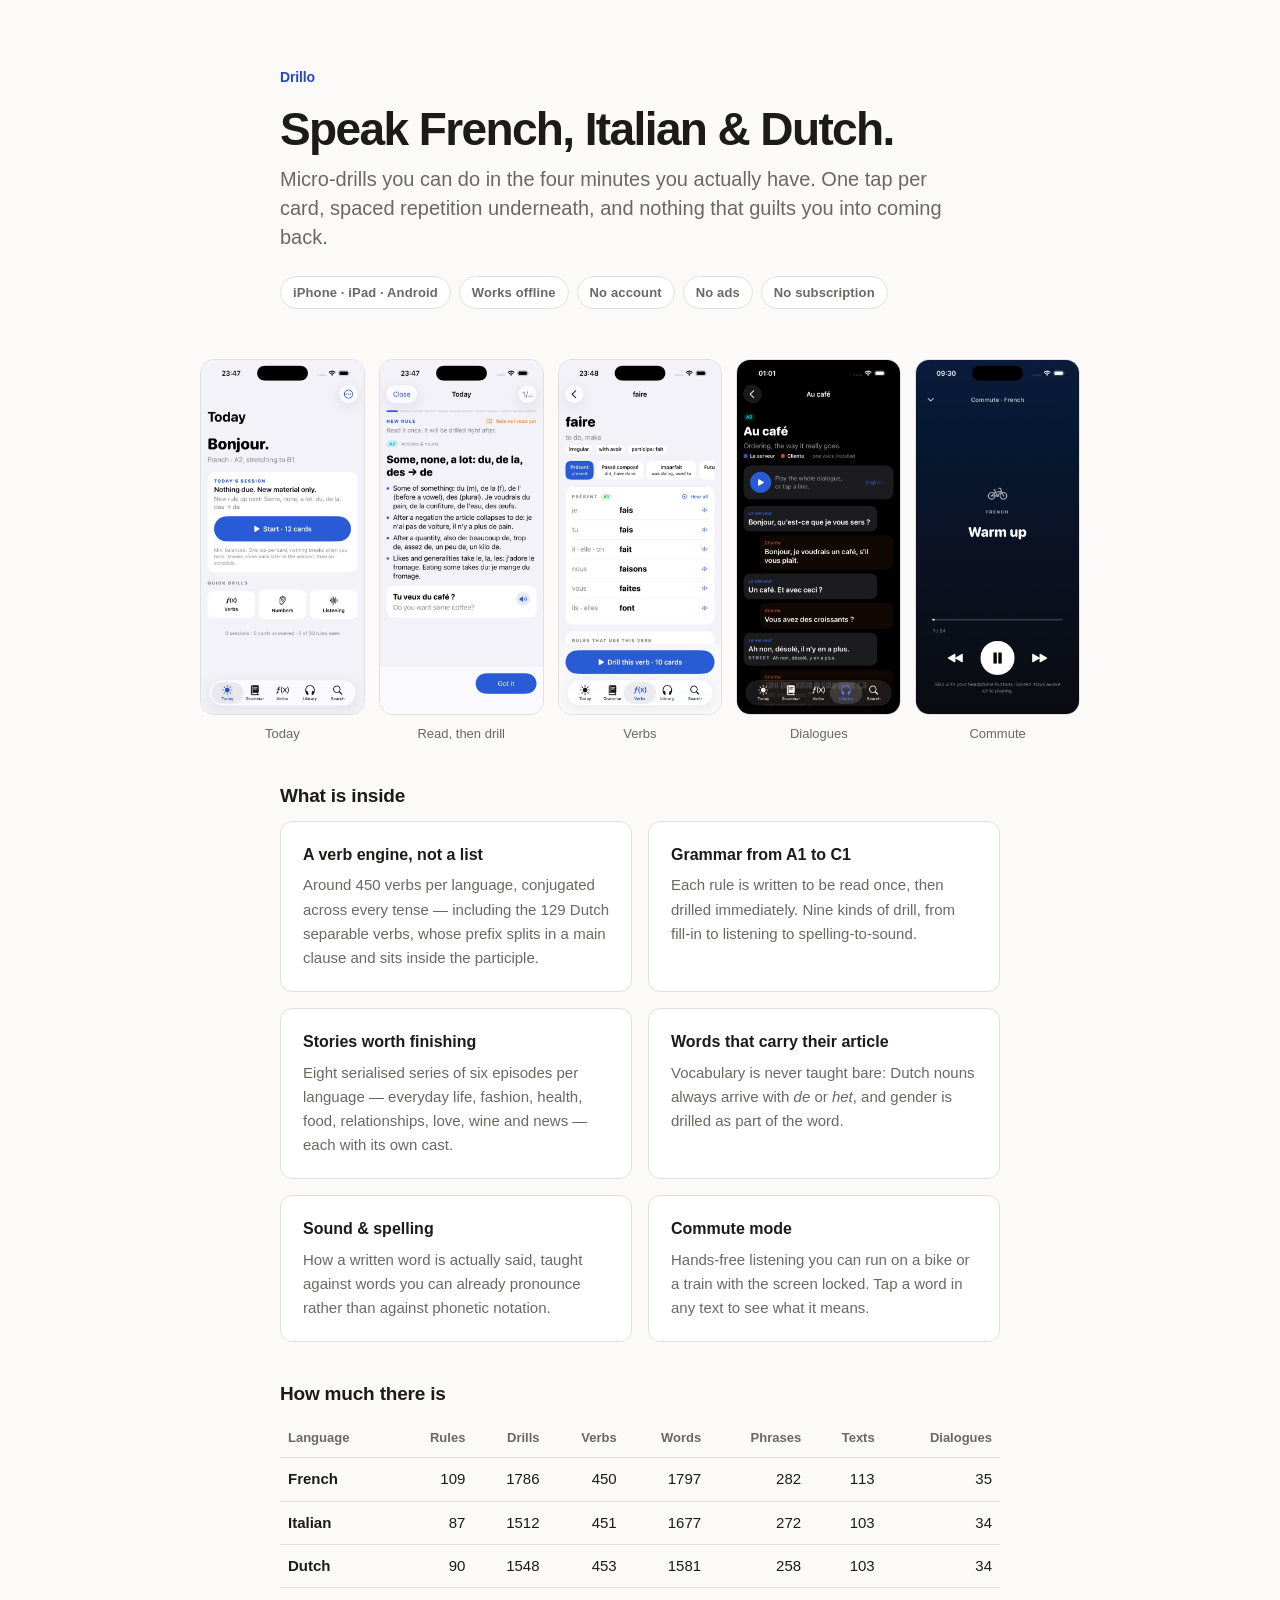
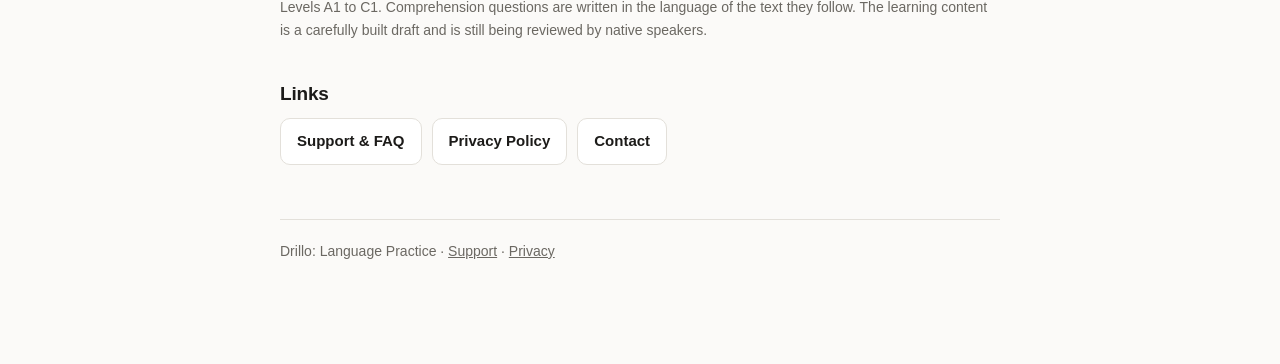
<file: index.html>
<!DOCTYPE html>
<html lang="en">
<head>
<meta charset="utf-8">
<meta name="viewport" content="width=device-width, initial-scale=1">
<title>Drillo: Language Practice</title>
<meta name="description" content="Drillo — micro-drills for spoken French, Italian and Dutch. Spaced repetition, a verb engine covering every tense, grammar from A1 to C1, serialised stories and a hands-free Commute mode. Works entirely offline.">
<meta property="og:title" content="Drillo: Language Practice">
<meta property="og:description" content="Micro-drills for spoken French, Italian and Dutch. Works entirely offline.">
<meta property="og:type" content="website">
<link rel="stylesheet" href="style.css?v=2">
</head>
<body>
<div class="wrap">

<header class="hero">
  <span class="mark">Drillo</span>
  <h1>Speak French, Italian&nbsp;&amp;&nbsp;Dutch.</h1>
  <p class="tag">Micro-drills you can do in the four minutes you actually have. One tap per card,
  spaced repetition underneath, and nothing that guilts you into coming back.</p>
  <ul class="badges">
    <li>iPhone · iPad · Android</li>
    <li>Works offline</li>
    <li>No account</li>
    <li>No ads</li>
    <li>No subscription</li>
  </ul>
</header>

<div class="shots">
  <figure><img src="images/01-today.jpg" alt="The Today screen, showing the session due and three quick drills" loading="lazy"><figcaption>Today</figcaption></figure>
  <figure><img src="images/02-session.jpg" alt="A grammar rule presented before it is drilled" loading="lazy"><figcaption>Read, then drill</figcaption></figure>
  <figure><img src="images/05-verb.jpg" alt="A verb conjugation table" loading="lazy"><figcaption>Verbs</figcaption></figure>
  <figure><img src="images/24-dialogue.jpg" alt="A two-voice dialogue" loading="lazy"><figcaption>Dialogues</figcaption></figure>
  <figure><img src="images/42-commute-playing.jpg" alt="Commute mode playing with the screen locked" loading="lazy"><figcaption>Commute</figcaption></figure>
</div>

<h2>What is inside</h2>
<div class="grid">
  <div class="card">
    <h3>A verb engine, not a list</h3>
    <p>Around 450 verbs per language, conjugated across every tense — including the 129 Dutch
    separable verbs, whose prefix splits in a main clause and sits inside the participle.</p>
  </div>
  <div class="card">
    <h3>Grammar from A1 to C1</h3>
    <p>Each rule is written to be read once, then drilled immediately. Nine kinds of drill, from
    fill-in to listening to spelling-to-sound.</p>
  </div>
  <div class="card">
    <h3>Stories worth finishing</h3>
    <p>Eight serialised series of six episodes per language — everyday life, fashion, health, food,
    relationships, love, wine and news — each with its own cast.</p>
  </div>
  <div class="card">
    <h3>Words that carry their article</h3>
    <p>Vocabulary is never taught bare: Dutch nouns always arrive with <i>de</i> or <i>het</i>, and
    gender is drilled as part of the word.</p>
  </div>
  <div class="card">
    <h3>Sound &amp; spelling</h3>
    <p>How a written word is actually said, taught against words you can already pronounce rather
    than against phonetic notation.</p>
  </div>
  <div class="card">
    <h3>Commute mode</h3>
    <p>Hands-free listening you can run on a bike or a train with the screen locked. Tap a word in
    any text to see what it means.</p>
  </div>
</div>

<h2>How much there is</h2>
<div class="scroll-x">
<table class="langs">
  <thead>
    <tr><th>Language</th><th>Rules</th><th>Drills</th><th>Verbs</th><th>Words</th><th>Phrases</th><th>Texts</th><th>Dialogues</th></tr>
  </thead>
  <tbody>
    <tr><td>French</td><td>109</td><td>1786</td><td>450</td><td>1797</td><td>282</td><td>113</td><td>35</td></tr>
    <tr><td>Italian</td><td>87</td><td>1512</td><td>451</td><td>1677</td><td>272</td><td>103</td><td>34</td></tr>
    <tr><td>Dutch</td><td>90</td><td>1548</td><td>453</td><td>1581</td><td>258</td><td>103</td><td>34</td></tr>
  </tbody>
</table>
</div>
<p class="note">Levels A1 to C1. Comprehension questions are written in the language of the text they
follow. The learning content is a carefully built draft and is still being reviewed by native
speakers.</p>

<h2>Links</h2>
<ul class="links">
  <li><a href="support.html">Support &amp; FAQ</a></li>
  <li><a href="privacy.html">Privacy Policy</a></li>
  <li><a href="mailto:swarog46@gmail.com">Contact</a></li>
</ul>

<footer>
  <p>Drillo: Language Practice · <a href="support.html">Support</a> · <a href="privacy.html">Privacy</a></p>
</footer>

</div>
</body>
</html>
</file>
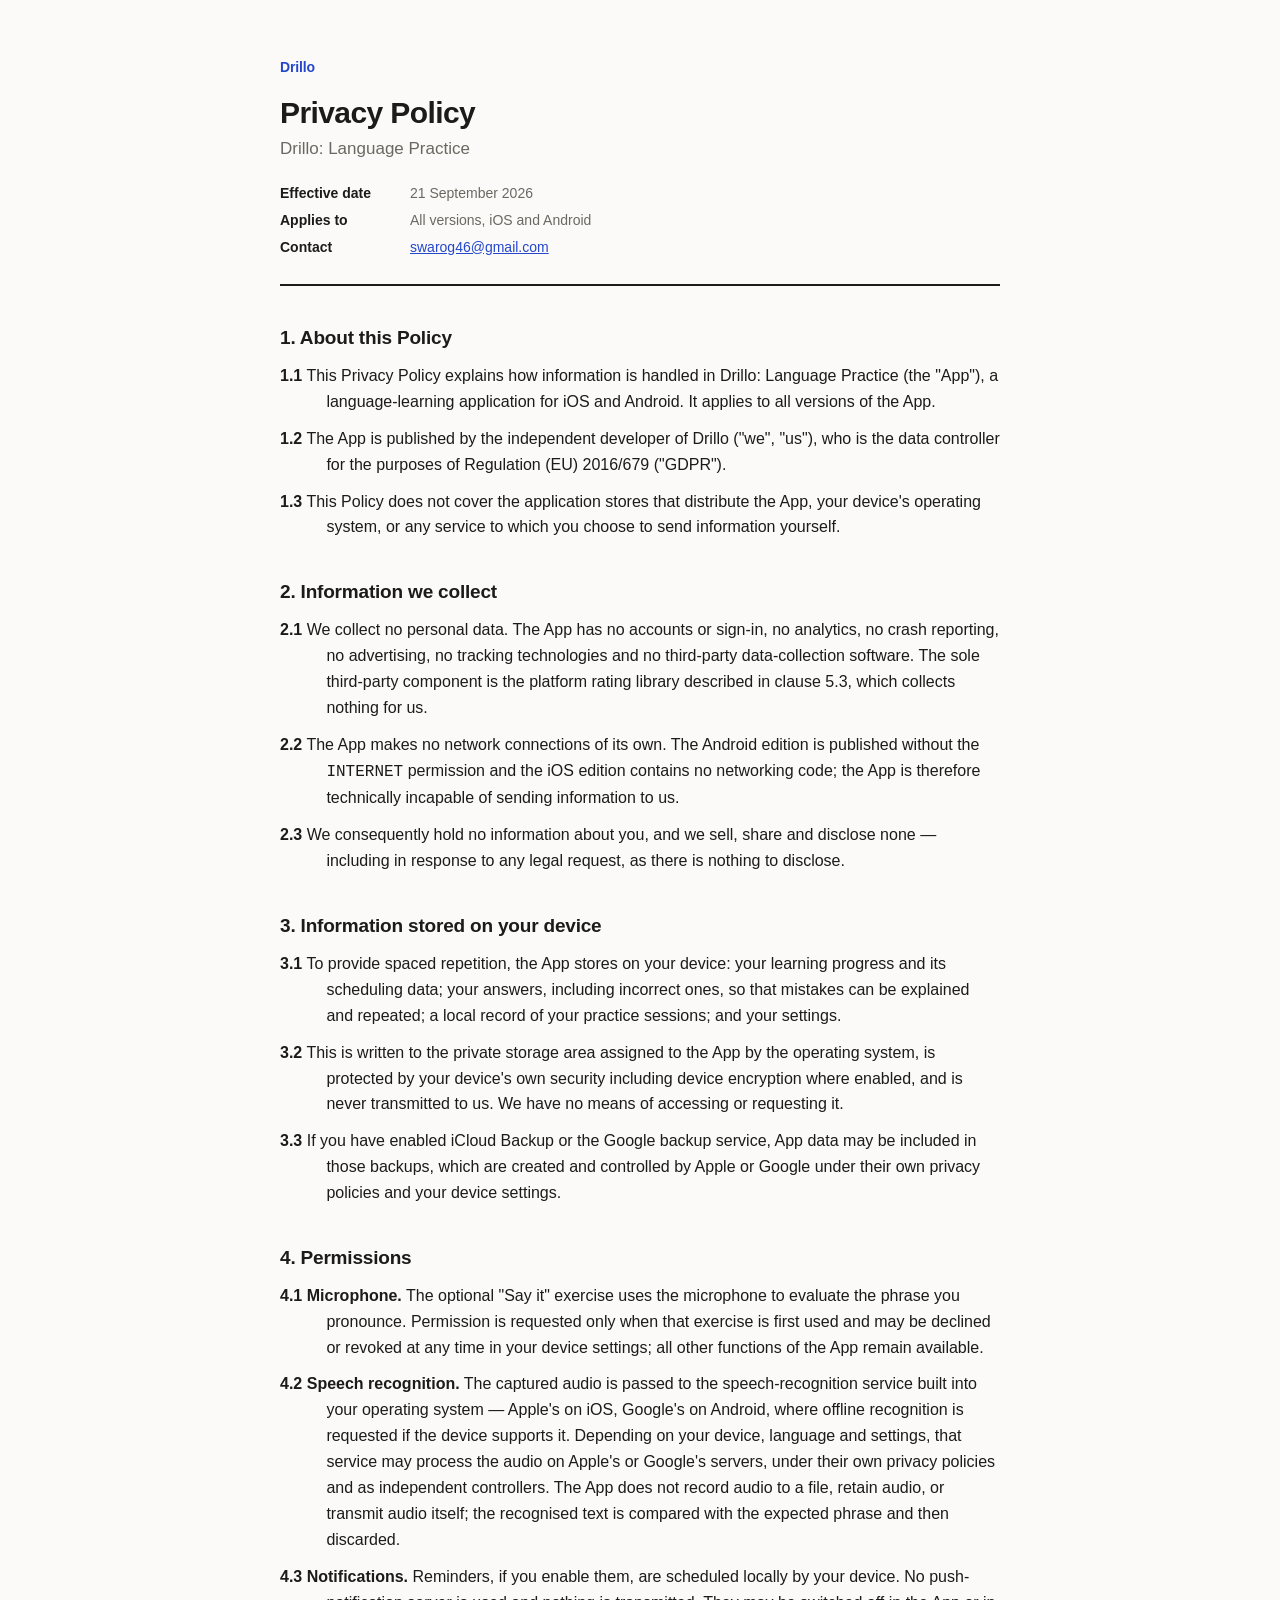
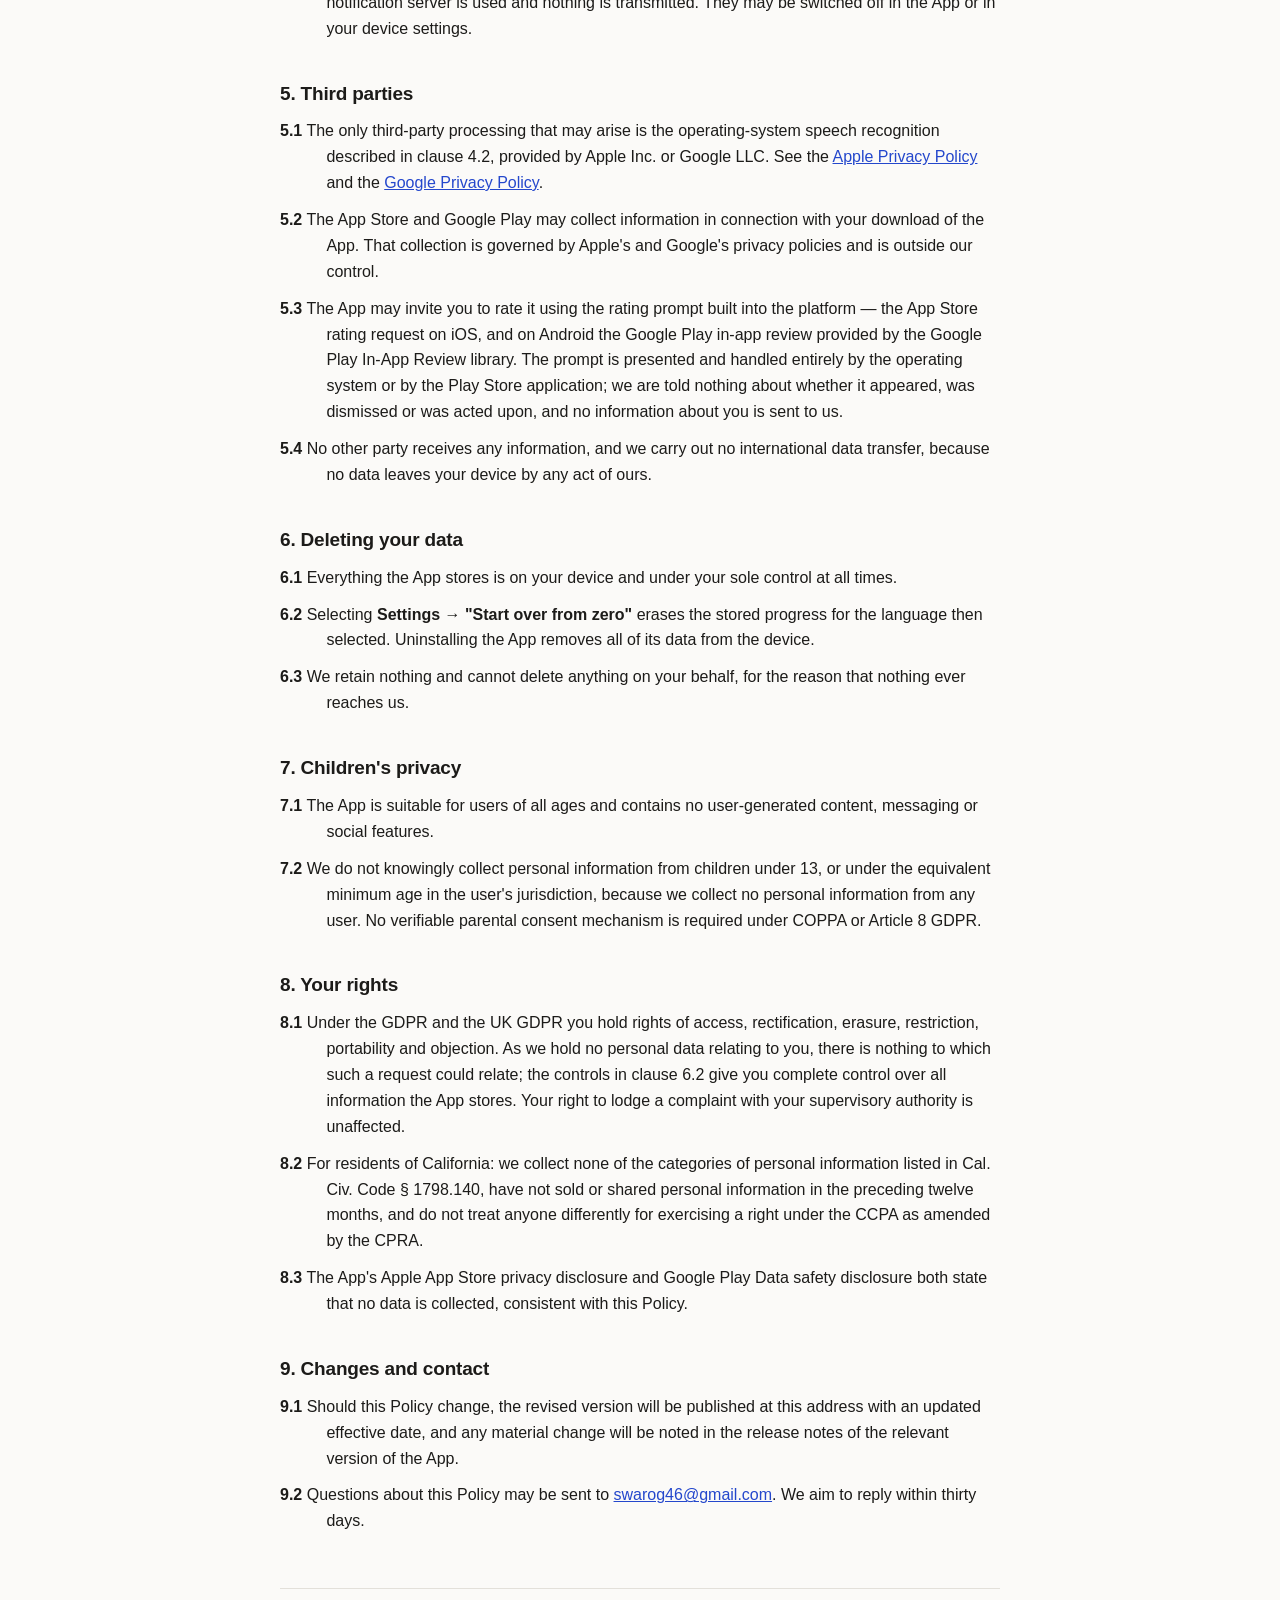
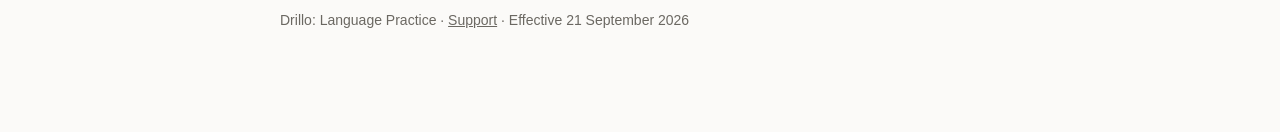
<file: privacy.html>
<!DOCTYPE html>
<html lang="en">
<head>
<meta charset="utf-8">
<meta name="viewport" content="width=device-width, initial-scale=1">
<title>Privacy Policy — Drillo: Language Practice</title>
<meta name="description" content="Privacy Policy for Drillo: Language Practice. The app collects no personal data, contains no analytics or advertising, and makes no network connections.">
<link rel="stylesheet" href="style.css?v=2">
</head>
<body>
<div class="wrap">

<header>
  <a class="mark" href="./">Drillo</a>
  <h1>Privacy Policy</h1>
  <p class="sub">Drillo: Language Practice</p>
  <dl class="meta">
    <div><dt>Effective date</dt><dd>21 September 2026</dd></div>
    <div><dt>Applies to</dt><dd>All versions, iOS and Android</dd></div>
    <div><dt>Contact</dt><dd><a href="mailto:swarog46@gmail.com">swarog46@gmail.com</a></dd></div>
  </dl>
</header>

<h2>1. About this Policy</h2>
<p class="c"><b>1.1</b> This Privacy Policy explains how information is handled in Drillo: Language Practice (the "App"), a language-learning application for iOS and Android. It applies to all versions of the App.</p>
<p class="c"><b>1.2</b> The App is published by the independent developer of Drillo ("we", "us"), who is the data controller for the purposes of Regulation (EU) 2016/679 ("GDPR").</p>
<p class="c"><b>1.3</b> This Policy does not cover the application stores that distribute the App, your device's operating system, or any service to which you choose to send information yourself.</p>

<h2>2. Information we collect</h2>
<p class="c"><b>2.1</b> We collect no personal data. The App has no accounts or sign-in, no analytics, no crash reporting, no advertising, no tracking technologies and no third-party data-collection software. The sole third-party component is the platform rating library described in clause 5.3, which collects nothing for us.</p>
<p class="c"><b>2.2</b> The App makes no network connections of its own. The Android edition is published without the <code>INTERNET</code> permission and the iOS edition contains no networking code; the App is therefore technically incapable of sending information to us.</p>
<p class="c"><b>2.3</b> We consequently hold no information about you, and we sell, share and disclose none — including in response to any legal request, as there is nothing to disclose.</p>

<h2>3. Information stored on your device</h2>
<p class="c"><b>3.1</b> To provide spaced repetition, the App stores on your device: your learning progress and its scheduling data; your answers, including incorrect ones, so that mistakes can be explained and repeated; a local record of your practice sessions; and your settings.</p>
<p class="c"><b>3.2</b> This is written to the private storage area assigned to the App by the operating system, is protected by your device's own security including device encryption where enabled, and is never transmitted to us. We have no means of accessing or requesting it.</p>
<p class="c"><b>3.3</b> If you have enabled iCloud Backup or the Google backup service, App data may be included in those backups, which are created and controlled by Apple or Google under their own privacy policies and your device settings.</p>

<h2>4. Permissions</h2>
<p class="c"><b>4.1</b> <b>Microphone.</b> The optional "Say it" exercise uses the microphone to evaluate the phrase you pronounce. Permission is requested only when that exercise is first used and may be declined or revoked at any time in your device settings; all other functions of the App remain available.</p>
<p class="c"><b>4.2</b> <b>Speech recognition.</b> The captured audio is passed to the speech-recognition service built into your operating system — Apple's on iOS, Google's on Android, where offline recognition is requested if the device supports it. Depending on your device, language and settings, that service may process the audio on Apple's or Google's servers, under their own privacy policies and as independent controllers. The App does not record audio to a file, retain audio, or transmit audio itself; the recognised text is compared with the expected phrase and then discarded.</p>
<p class="c"><b>4.3</b> <b>Notifications.</b> Reminders, if you enable them, are scheduled locally by your device. No push-notification server is used and nothing is transmitted. They may be switched off in the App or in your device settings.</p>

<h2>5. Third parties</h2>
<p class="c"><b>5.1</b> The only third-party processing that may arise is the operating-system speech recognition described in clause 4.2, provided by Apple Inc. or Google LLC. See the <a href="https://www.apple.com/legal/privacy/">Apple Privacy Policy</a> and the <a href="https://policies.google.com/privacy">Google Privacy Policy</a>.</p>
<p class="c"><b>5.2</b> The App Store and Google Play may collect information in connection with your download of the App. That collection is governed by Apple's and Google's privacy policies and is outside our control.</p>
<p class="c"><b>5.3</b> The App may invite you to rate it using the rating prompt built into the platform — the App Store rating request on iOS, and on Android the Google Play in-app review provided by the Google Play In-App Review library. The prompt is presented and handled entirely by the operating system or by the Play Store application; we are told nothing about whether it appeared, was dismissed or was acted upon, and no information about you is sent to us.</p>
<p class="c"><b>5.4</b> No other party receives any information, and we carry out no international data transfer, because no data leaves your device by any act of ours.</p>

<h2>6. Deleting your data</h2>
<p class="c"><b>6.1</b> Everything the App stores is on your device and under your sole control at all times.</p>
<p class="c"><b>6.2</b> Selecting <b>Settings → "Start over from zero"</b> erases the stored progress for the language then selected. Uninstalling the App removes all of its data from the device.</p>
<p class="c"><b>6.3</b> We retain nothing and cannot delete anything on your behalf, for the reason that nothing ever reaches us.</p>

<h2>7. Children's privacy</h2>
<p class="c"><b>7.1</b> The App is suitable for users of all ages and contains no user-generated content, messaging or social features.</p>
<p class="c"><b>7.2</b> We do not knowingly collect personal information from children under 13, or under the equivalent minimum age in the user's jurisdiction, because we collect no personal information from any user. No verifiable parental consent mechanism is required under COPPA or Article 8 GDPR.</p>

<h2>8. Your rights</h2>
<p class="c"><b>8.1</b> Under the GDPR and the UK GDPR you hold rights of access, rectification, erasure, restriction, portability and objection. As we hold no personal data relating to you, there is nothing to which such a request could relate; the controls in clause 6.2 give you complete control over all information the App stores. Your right to lodge a complaint with your supervisory authority is unaffected.</p>
<p class="c"><b>8.2</b> For residents of California: we collect none of the categories of personal information listed in Cal. Civ. Code § 1798.140, have not sold or shared personal information in the preceding twelve months, and do not treat anyone differently for exercising a right under the CCPA as amended by the CPRA.</p>
<p class="c"><b>8.3</b> The App's Apple App Store privacy disclosure and Google Play Data safety disclosure both state that no data is collected, consistent with this Policy.</p>

<h2>9. Changes and contact</h2>
<p class="c"><b>9.1</b> Should this Policy change, the revised version will be published at this address with an updated effective date, and any material change will be noted in the release notes of the relevant version of the App.</p>
<p class="c"><b>9.2</b> Questions about this Policy may be sent to <a href="mailto:swarog46@gmail.com">swarog46@gmail.com</a>. We aim to reply within thirty days.</p>

<footer>
  <p>Drillo: Language Practice · <a href="support.html">Support</a> · Effective 21 September 2026</p>
</footer>

</div>
</body>
</html>
</file>
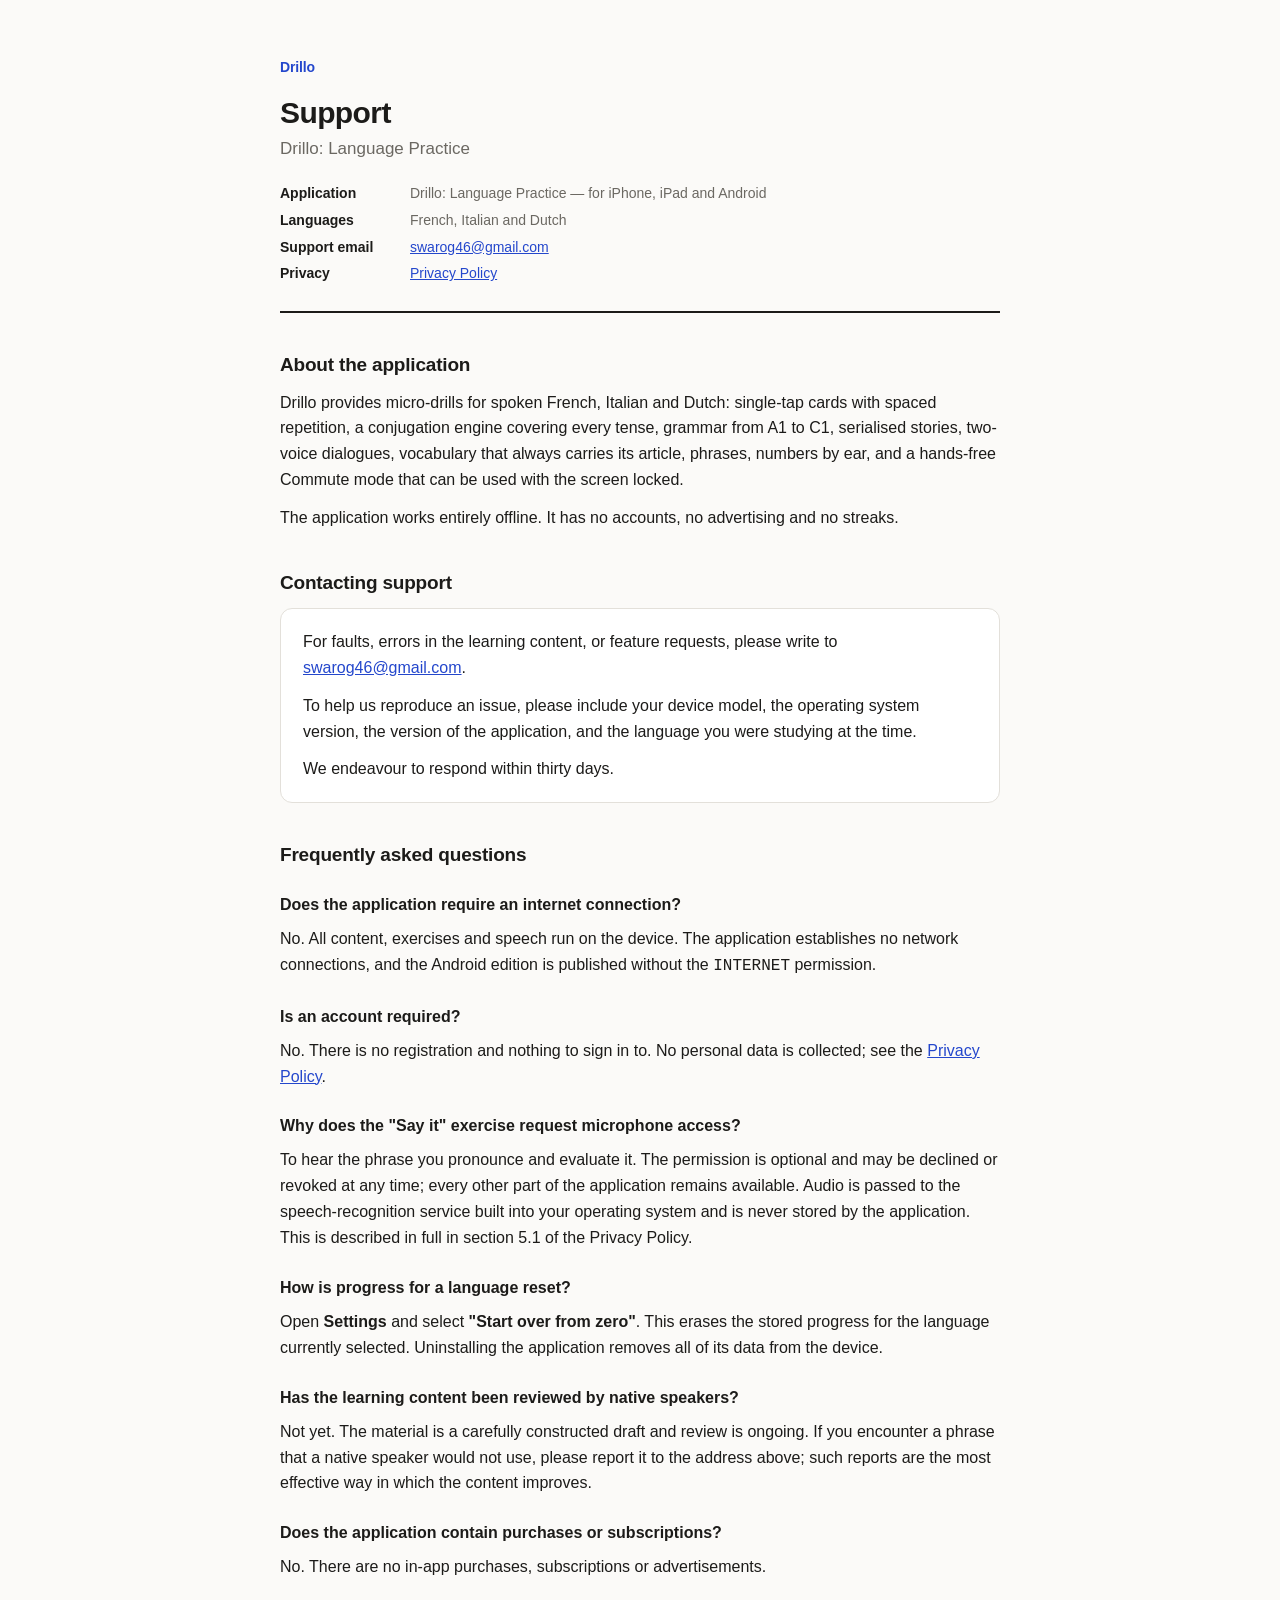
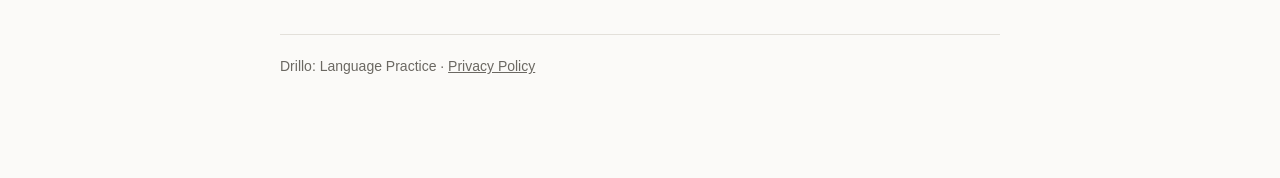
<file: support.html>
<!DOCTYPE html>
<html lang="en">
<head>
<meta charset="utf-8">
<meta name="viewport" content="width=device-width, initial-scale=1">
<title>Drillo: Language Practice</title>
<meta name="description" content="Drillo: Language Practice. Support, contact details and frequently asked questions for the iOS and Android application.">
<link rel="stylesheet" href="style.css?v=2">
</head>
<body>
<div class="wrap">

<header>
  <a class="mark" href="./">Drillo</a>
  <h1>Support</h1>
  <p class="sub">Drillo: Language Practice</p>
  <dl class="meta">
    <div><dt>Application</dt><dd>Drillo: Language Practice — for iPhone, iPad and Android</dd></div>
    <div><dt>Languages</dt><dd>French, Italian and Dutch</dd></div>
    <div><dt>Support email</dt><dd><a href="mailto:swarog46@gmail.com">swarog46@gmail.com</a></dd></div>
    <div><dt>Privacy</dt><dd><a href="privacy.html">Privacy Policy</a></dd></div>
  </dl>
</header>

<h2>About the application</h2>
<p>Drillo provides micro-drills for spoken French, Italian and Dutch: single-tap cards with spaced
repetition, a conjugation engine covering every tense, grammar from A1 to C1, serialised stories,
two-voice dialogues, vocabulary that always carries its article, phrases, numbers by ear, and a
hands-free Commute mode that can be used with the screen locked.</p>
<p>The application works entirely offline. It has no accounts, no advertising and no streaks.</p>

<h2>Contacting support</h2>
<div class="card">
  <p>For faults, errors in the learning content, or feature requests, please write to
  <a href="mailto:swarog46@gmail.com">swarog46@gmail.com</a>.</p>
  <p>To help us reproduce an issue, please include your device model, the operating system version,
  the version of the application, and the language you were studying at the time.</p>
  <p>We endeavour to respond within thirty days.</p>
</div>

<h2>Frequently asked questions</h2>

<h3>Does the application require an internet connection?</h3>
<p>No. All content, exercises and speech run on the device. The application establishes no network
connections, and the Android edition is published without the <code>INTERNET</code> permission.</p>

<h3>Is an account required?</h3>
<p>No. There is no registration and nothing to sign in to. No personal data is collected; see the
<a href="privacy.html">Privacy Policy</a>.</p>

<h3>Why does the "Say it" exercise request microphone access?</h3>
<p>To hear the phrase you pronounce and evaluate it. The permission is optional and may be declined
or revoked at any time; every other part of the application remains available. Audio is passed to
the speech-recognition service built into your operating system and is never stored by the
application. This is described in full in section 5.1 of the Privacy Policy.</p>

<h3>How is progress for a language reset?</h3>
<p>Open <b>Settings</b> and select <b>"Start over from zero"</b>. This erases the stored progress for
the language currently selected. Uninstalling the application removes all of its data from the
device.</p>

<h3>Has the learning content been reviewed by native speakers?</h3>
<p>Not yet. The material is a carefully constructed draft and review is ongoing. If you encounter a
phrase that a native speaker would not use, please report it to the address above; such reports are
the most effective way in which the content improves.</p>

<h3>Does the application contain purchases or subscriptions?</h3>
<p>No. There are no in-app purchases, subscriptions or advertisements.</p>

<footer>
  <p>Drillo: Language Practice · <a href="privacy.html">Privacy Policy</a></p>
</footer>

</div>
</body>
</html>
</file>
<file: style.css>
:root {
  --bg: #fbfaf8;
  --surface: #ffffff;
  --text: #1c1b19;
  --muted: #6b6862;
  --rule: #e3e0da;
  --accent: #2447cc;
}
@media (prefers-color-scheme: dark) {
  :root {
    --bg: #171614;
    --surface: #201f1c;
    --text: #eceae5;
    --muted: #9c9891;
    --rule: #33312d;
    --accent: #8ba3ff;
  }
}
* { box-sizing: border-box; }
html { -webkit-text-size-adjust: 100%; }
body {
  margin: 0;
  background: var(--bg);
  color: var(--text);
  font: 16px/1.62 -apple-system, BlinkMacSystemFont, "Segoe UI", Inter, Roboto, Helvetica, Arial, sans-serif;
  padding: 0 20px 90px;
}
.wrap { max-width: 720px; margin: 0 auto; }

header { padding: 54px 0 24px; border-bottom: 2px solid var(--text); margin-bottom: 30px; }
.mark {
  display: inline-block; font-weight: 700; letter-spacing: -0.01em;
  font-size: 14px; color: var(--accent); text-decoration: none; margin-bottom: 16px;
}
h1 { font-size: 30px; line-height: 1.2; letter-spacing: -0.02em; margin: 0 0 4px; font-weight: 700; }
.sub { font-size: 17px; color: var(--muted); margin: 0 0 18px; }

.meta { margin: 0; font-size: 14px; color: var(--muted); }
.meta div { display: flex; gap: 8px; padding: 2px 0; }
.meta dt { min-width: 122px; font-weight: 600; color: var(--text); }
.meta dd { margin: 0; }

h2 {
  font-size: 19px; line-height: 1.3; letter-spacing: -0.01em;
  margin: 40px 0 12px; font-weight: 700; scroll-margin-top: 16px;
}
h3 { font-size: 16px; margin: 24px 0 8px; font-weight: 650; }

p { margin: 0 0 12px; }
a { color: var(--accent); }

/* Numbered clauses with a hanging indent */
.c { padding-left: 2.9em; text-indent: -2.9em; margin: 0 0 11px; }
.c > b { font-weight: 600; font-variant-numeric: tabular-nums; }

ul.alpha { list-style: none; padding: 0; margin: 0 0 12px 2.9em; }
ul.alpha li { padding-left: 1.9em; text-indent: -1.9em; margin-bottom: 7px; }

nav.toc {
  background: var(--surface); border: 1px solid var(--rule); border-radius: 12px;
  padding: 20px 24px; margin: 0 0 8px;
}
nav.toc h2 { margin: 0 0 10px; font-size: 14px; letter-spacing: 0.05em; text-transform: uppercase; color: var(--muted); }
nav.toc ol { list-style: none; padding: 0; margin: 0; columns: 2; column-gap: 32px; font-size: 14.5px; }
nav.toc li { margin-bottom: 5px; break-inside: avoid; }
nav.toc a { text-decoration: none; color: var(--text); }
nav.toc a:hover { color: var(--accent); text-decoration: underline; }
@media (max-width: 560px) { nav.toc ol { columns: 1; } }

.card {
  background: var(--surface); border: 1px solid var(--rule); border-radius: 12px;
  padding: 20px 22px; margin: 0 0 18px;
}
.card p:last-child { margin-bottom: 0; }

footer {
  margin-top: 54px; padding-top: 20px; border-top: 1px solid var(--rule);
  color: var(--muted); font-size: 14px;
}
footer a { color: var(--muted); }

/* ---------- Landing page ---------- */
.hero { padding: 64px 0 8px; border: 0; margin-bottom: 0; }
.hero h1 { font-size: 46px; line-height: 1.05; letter-spacing: -0.035em; margin: 0 0 12px; }
.hero .tag { font-size: 20px; line-height: 1.45; color: var(--muted); margin: 0 0 24px; max-width: 34em; }
.badges { display: flex; flex-wrap: wrap; gap: 8px; margin: 0 0 8px; padding: 0; list-style: none; }
.badges li {
  font-size: 13px; font-weight: 600; letter-spacing: 0.01em;
  border: 1px solid var(--rule); border-radius: 999px; padding: 5px 12px;
  color: var(--muted); background: var(--surface);
}

.shots {
  display: grid; grid-template-columns: repeat(5, 1fr);
  gap: 14px; margin: 34px -80px 10px;
}
@media (max-width: 920px) { .shots { margin-left: 0; margin-right: 0; } }
@media (max-width: 560px) { .shots { gap: 7px; } .shots figcaption { font-size: 11px; margin-top: 5px; } }
.shots figure { margin: 0; min-width: 0; }
.shots img {
  width: 100%; height: auto; display: block;
  border: 1px solid var(--rule); border-radius: 14px;
}
.shots figcaption { font-size: 13px; color: var(--muted); margin-top: 8px; text-align: center; }

.grid { display: grid; grid-template-columns: repeat(auto-fit, minmax(230px, 1fr)); gap: 16px; margin: 0 0 16px; }
.grid .card { margin: 0; }
.grid h3 { margin: 0 0 6px; font-size: 16px; }
.grid p { margin: 0; color: var(--muted); font-size: 15px; }

table.langs { width: 100%; border-collapse: collapse; font-size: 15px; margin: 0 0 8px; }
table.langs th, table.langs td { text-align: right; padding: 9px 8px; border-bottom: 1px solid var(--rule); }
table.langs th:first-child, table.langs td:first-child { text-align: left; font-weight: 600; }
table.langs thead th { font-size: 13px; color: var(--muted); font-weight: 600; white-space: nowrap; }
table.langs td { font-variant-numeric: tabular-nums; }
.scroll-x { overflow-x: auto; -webkit-overflow-scrolling: touch; }

.links { display: flex; flex-wrap: wrap; gap: 10px; margin: 8px 0 0; padding: 0; list-style: none; }
.links a {
  display: inline-block; text-decoration: none; font-weight: 600; font-size: 15px;
  border: 1px solid var(--rule); border-radius: 10px; padding: 10px 16px;
  background: var(--surface); color: var(--text);
}
.links a:hover { border-color: var(--accent); color: var(--accent); }
.note { font-size: 14px; color: var(--muted); }
</file>
